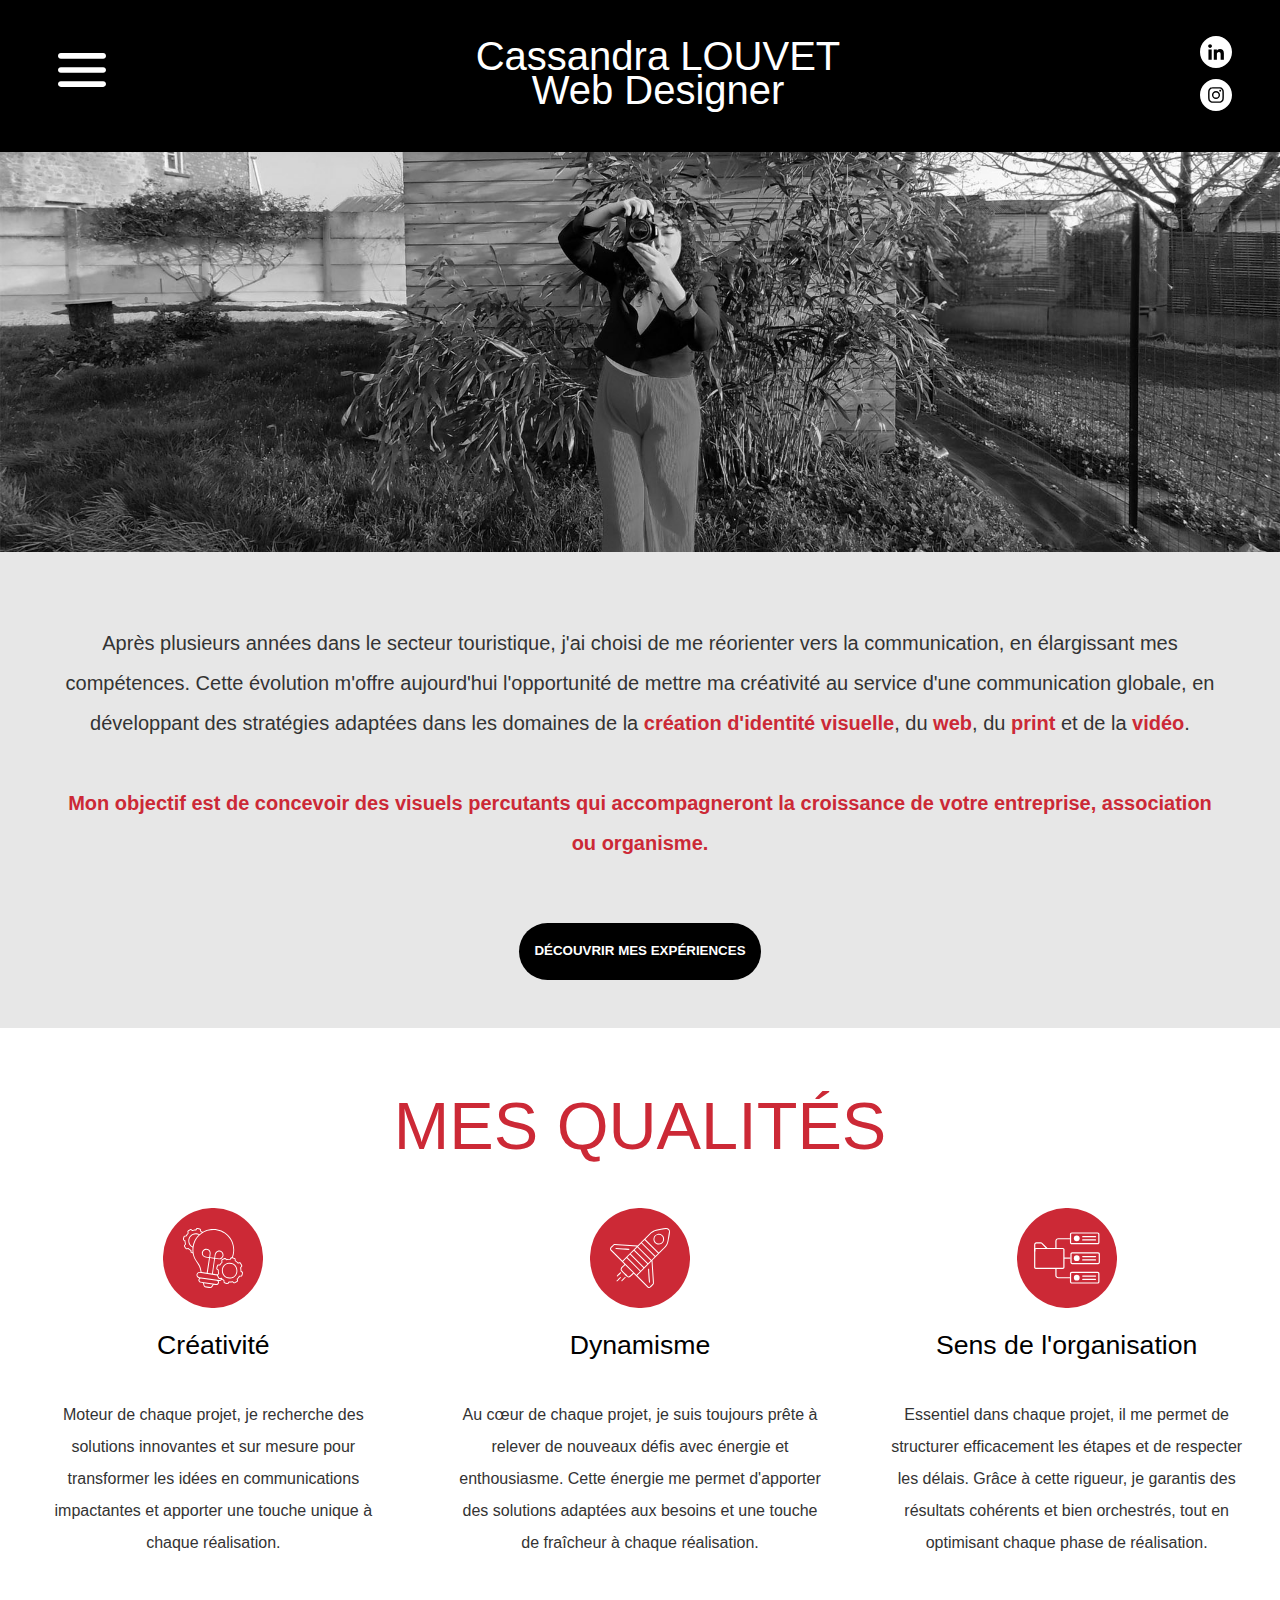
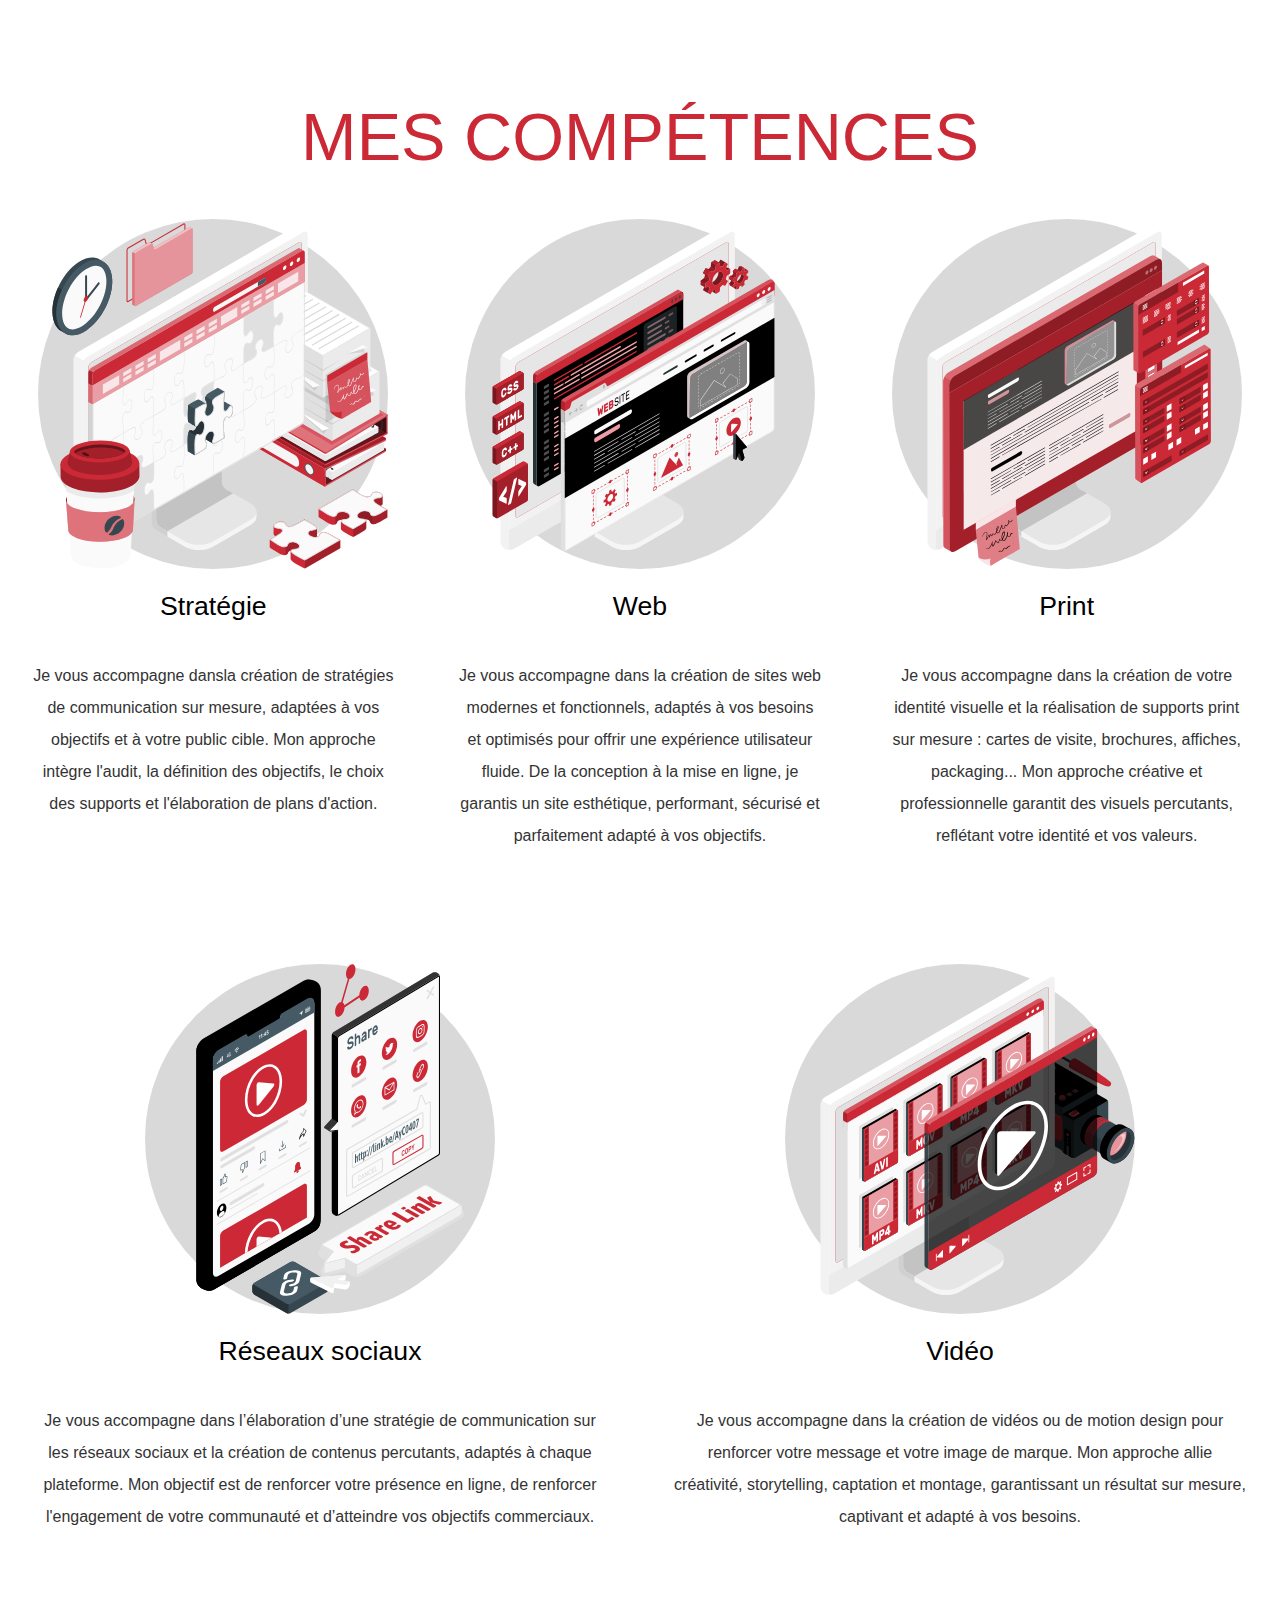
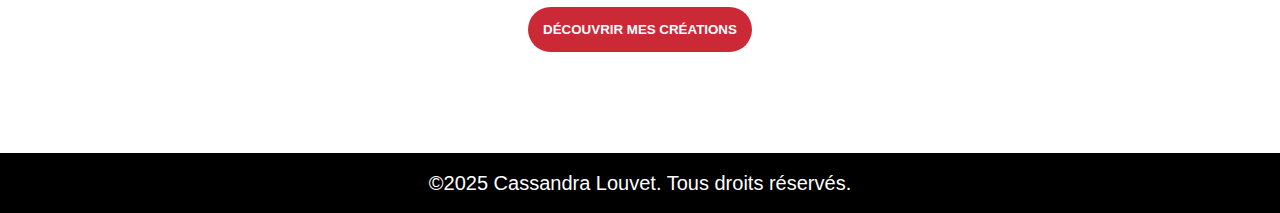
<file: index.html>
<!DOCTYPE html>
<html lang="fr">
  <head>
    <meta charset="UTF-8" />
    <meta name="viewport" content="width=device-width, initial-scale=1.0" />
    <link rel="stylesheet" href="styles.css" />
    <link rel="shortcut icon" href="/images/favicon.svg" type="image/x-icon">
    <title>Accueil | Portfolio de Cassandra Louvet</title>
  </head>

  <body>

    <!-- EN-TÊTE DE LA PAGE -->
    <header>

      <!-- MENU DE NAVIGATION -->
      <nav>
        <ul class="menu">
          <li>
            <a href="#"></a>
            <ul class="submenu">
              <li><a href="index.html" class="active">ACCUEIL</a></li>
              <li><a href="experiences.html">EXPÉRIENCES</a></li>
              <li><a href="realisations.html">RÉALISATIONS</a></li>
              <li><a href="contact.html">CONTACT</a></li>
            </ul>
          </li>
        </ul>
      </nav>

      <!-- LOGO -->
      <div class="logo">
        <a href="index.html">Cassandra LOUVET </a>
        <h2> Web Designer</h2>
      </div>

      <!-- LIENS VERS LES RÉSEAUX SOCIAUX -->
      <ul class="reseaux-sociaux">
        <li>
          <a href="https://www.linkedin.com/in/cassandra-l-5645a5133/"
            target="_blank"><img src="images/btn_rs_linkedin.svg" alt="Logo LinkedIn"
          /></a>
        </li>
        <li>
          <a href="https://www.instagram.com/cassandralouvet/"
          target="_blank"><img src="images/btn_rs_instagram.svg" alt="Logo Instagram"
          /></a>
        </li>
      </ul>

    </header>

    <!-- CONTENU PRINCIPAL -->
    <main>

      <!-- BLOC N°1 PRÉSENTATION -->
      <section class="presentation">
        <div id="photo-accueil">
          <img
            src="images/ph_cassandra01.JPG"
            alt="Photo de Cassandra, web designer"
            id="photo-accueil"
          />
        </div>
        <p>
          Après plusieurs années dans le secteur touristique, j'ai choisi de me
          réorienter vers la communication, en élargissant mes compétences.
          Cette évolution m'offre aujourd'hui l'opportunité de mettre ma
          créativité au service d'une communication globale, en développant des
          stratégies adaptées dans les domaines de la
          <b>création d'identité visuelle</b>, du <b>web</b>, du <b>print</b> et
          de la <b>vidéo</b>.

          <br /><br />
          <b>
            Mon objectif est de concevoir des visuels percutants qui
            accompagneront la croissance de votre entreprise, association ou
            organisme.</b
          >
        </p>

        <!-- BOUTON QUI ENVOIT VERS LA PAGE DES EXPÉRIENCES -->
        <a href="experiences.html" class="btn">
DÉCOUVRIR MES EXPÉRIENCES
        </a>
      </section>

      <!-- BLOC N°2 QUALITÉS PROFESSIONNELLES -->
      <section class="bloc2">
        <h2>MES QUALITÉS</h2>
        <div class="liste-qualites">
          <article class="qualites">
            <img
              src="images/pictos_competences_creativité.svg"
              alt="Pictogramme-creativite"
            />
            <h3>Créativité</h3>
            <p>
              Moteur de chaque projet, je recherche des solutions innovantes et
              sur mesure pour transformer les idées en communications
              impactantes et apporter une touche unique à chaque réalisation.
            </p>
          </article>

          <article class="qualites">
            <img
              src="images/pictos_competences_dynamisme.svg"
              alt="Pictogramme-dynamique"
            />
            <h3>Dynamisme</h3>
            <p>
              Au cœur de chaque projet, je suis toujours prête à relever de
              nouveaux défis avec énergie et enthousiasme. Cette énergie me
              permet d'apporter des solutions adaptées aux besoins et une touche
              de fraîcheur à chaque réalisation.
            </p>
          </article>

          <article class="qualites">
            <img
              src="images/pictos_competences_organisation.svg"
              alt="Pictogramme-organisation"
            />
            <h3>Sens de l'organisation</h3>
            <p>
              Essentiel dans chaque projet, il me permet de structurer
              efficacement les étapes et de respecter les délais. Grâce à cette
              rigueur, je garantis des résultats cohérents et bien orchestrés,
              tout en optimisant chaque phase de réalisation.
            </p>
          </article>
        </div>
      </section>

      <!-- BLOC N°3 COMPÉTENCES -->
      <section class="bloc3">
        <h2>MES COMPÉTENCES</h2>
        <section class="liste-competences">
          <article class="competences">
            <img
              src="images/img_strategie-2.svg"
              alt="Pictogramme-strategie-de-communication"
            />
            <h3>Stratégie</h3>
            <p>
              Je vous accompagne dansla création de stratégies de communication
              sur mesure, adaptées à vos objectifs et à votre public cible. Mon
              approche intègre l'audit, la définition des objectifs, le choix
              des supports et l'élaboration de plans d'action.
            </p>
          </article>
          <article class="competences">
            <img
              src="images/img_site-web.svg"
              alt="Pictogramme-creation-de-site-web"
            />
            <h3>Web</h3>
            <p>
              Je vous accompagne dans la création de sites web modernes et
              fonctionnels, adaptés à vos besoins et optimisés pour offrir une
              expérience utilisateur fluide. De la conception à la mise en
              ligne, je garantis un site esthétique, performant, sécurisé et
              parfaitement adapté à vos objectifs.
            </p>
          </article>
          <article class="competences">
            <img src="images/img_print.svg" alt="Pictogramme-print" />
            <h3>Print</h3>
            <p>
              Je vous accompagne dans la création de votre identité visuelle et
              la réalisation de supports print sur mesure : cartes de visite,
              brochures, affiches, packaging... Mon approche créative et
              professionnelle garantit des visuels percutants, reflétant votre
              identité et vos valeurs.
            </p>
          </article>
        </section>
        <section class="liste-competences">
          <article class="competences">
            <img
              src="images/img_reseaux-sociaux.svg"
              alt="Pictogramme-reseaux-sociaux"
            />
            <h3>Réseaux sociaux</h3>
            <p>
              Je vous accompagne dans l’élaboration d’une stratégie de
              communication sur les réseaux sociaux et la création de contenus
              percutants, adaptés à chaque plateforme. Mon objectif est de
              renforcer votre présence en ligne, de renforcer l'engagement de
              votre communauté et d’atteindre vos objectifs commerciaux.
            </p>
          </article>
          <article class="competences">
            <img src="images/img_video.svg" alt="Pictogramme-video" />
            <h3>Vidéo</h3>
            <p>
              Je vous accompagne dans la création de vidéos ou de motion design
              pour renforcer votre message et votre image de marque. Mon
              approche allie créativité, storytelling, captation et montage,
              garantissant un résultat sur mesure, captivant et adapté à vos
              besoins.
            </p>
          </article>
          </section>
          <a href="realisations.html"  class="btn">DÉCOUVRIR MES CRÉATIONS</a>
        </div>
      </section>
    </main>

    <!-- PIED DE PAGE -->
    <footer>
      <p>&copy;2025 Cassandra Louvet. Tous droits réservés.</p>
    </footer>
    
  </body>
</html>
</file>
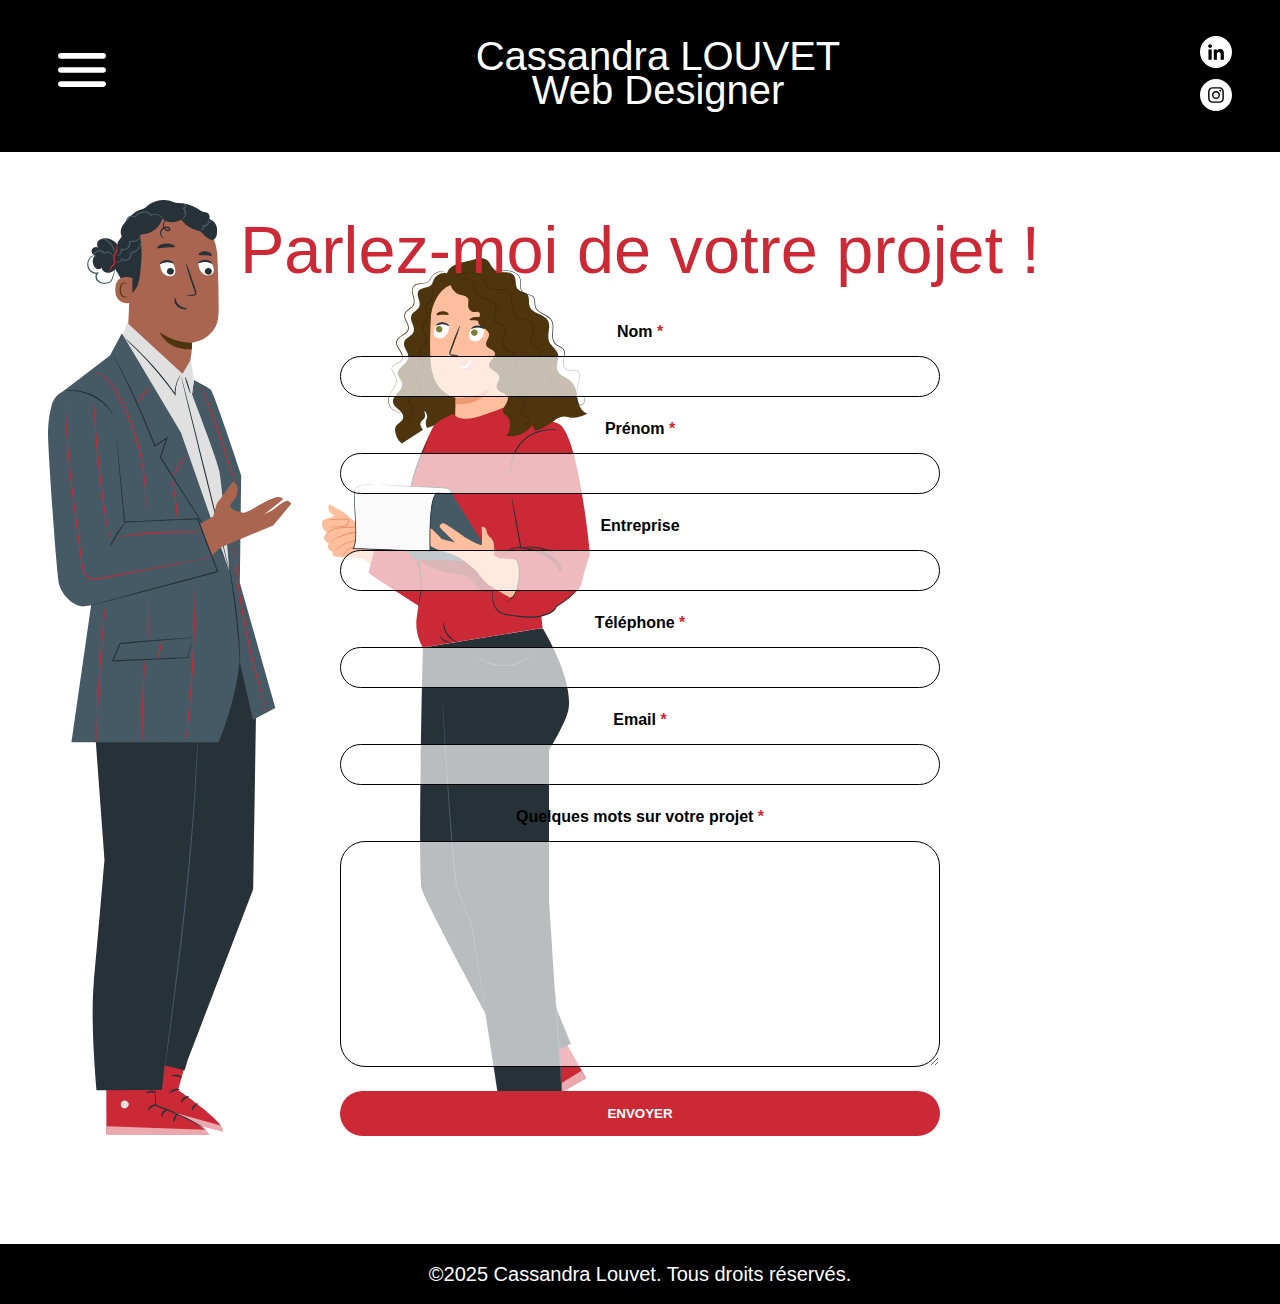
<file: contact.html>
<!DOCTYPE html>
<html lang="fr">
  <head>
    <meta charset="UTF-8" />
    <meta name="viewport" content="width=device-width, initial-scale=1.0" />
    <link rel="stylesheet" href="styles.css" />
    <link rel="shortcut icon" href="/images/favicon.svg" type="image/x-icon">
    <title>Contact | Portfolio de Cassandra Louvet</title>
  </head>

  <body>

    <!-- EN-TÊTE DE LA PAGE -->
    <header>

      <!-- MENU DE NAVIGATION -->
      <nav>
        <ul class="menu">
          <li>
            <a href="#"></a>
            <ul class="submenu">
              <li><a href="index.html">ACCUEIL</a></li>
              <li><a href="experiences.html">EXPÉRIENCES</a></li>
              <li><a href="realisations.html">RÉALISATIONS</a></li>
              <li><a href="contact.html" class="active">CONTACT</a></li>
            </ul>
          </li>
        </ul>
      </nav>

      <!-- LOGO -->
      <div class="logo">
        <a href="index.html">Cassandra LOUVET </a>
        <h2> Web Designer</h2>
      </div>

      <!-- LIENS VERS LES RÉSEAUX SOCIAUX -->
      <ul class="reseaux-sociaux">
        <li>
          <a href="https://www.linkedin.com/in/cassandra-l-5645a5133/"
            target="_blank"><img src="images/btn_rs_linkedin.svg" alt="Logo LinkedIn"
          /></a>
        </li>
        <li>
          <a href="https://www.instagram.com/cassandralouvet/"
          target="_blank"><img src="images/btn_rs_instagram.svg" alt="Logo Instagram"
          /></a>
        </li>
      </ul>

    </header>

    <!-- CONTENU PRINCIPAL DE LA PAGE -->
  <main id="main-contact">

    <section class="contact-form">
      <h2>Parlez-moi de votre projet !</h2>

    <!-- FORMULAIRE DE CONTACT -->
      <form action="#" method="post">

        <label for="name">Nom <span class="required">*</span></label>
        <input type="text" id="name" name="name" required>

        <label for="name">Prénom <span class="required">*</span></label>
        <input type="text" id="firstname" name="firstname" required>

        <label for="name">Entreprise</label>
        <input type="text" id="business" name="business">
        
        <label for="phone">Téléphone <span class="required">*</span></label>
        <input type="tel" id="phone" name="phone" required>

        <label for="email">Email <span class="required">*</span></label>
        <input type="email" id="email" name="email" required>
        
        <label for="message">Quelques mots sur votre projet <span class="required">*</span></label>
        <textarea id="message" name="message" required></textarea>
        
        <button type="submit" class="btn">ENVOYER</button>
      </form>
    </section>
  </main>

    <!-- PIED DE PAGE -->
    <footer>
      <p>&copy;2025 Cassandra Louvet. Tous droits réservés.</p>
    </footer>
  </body>
</html>
</file>
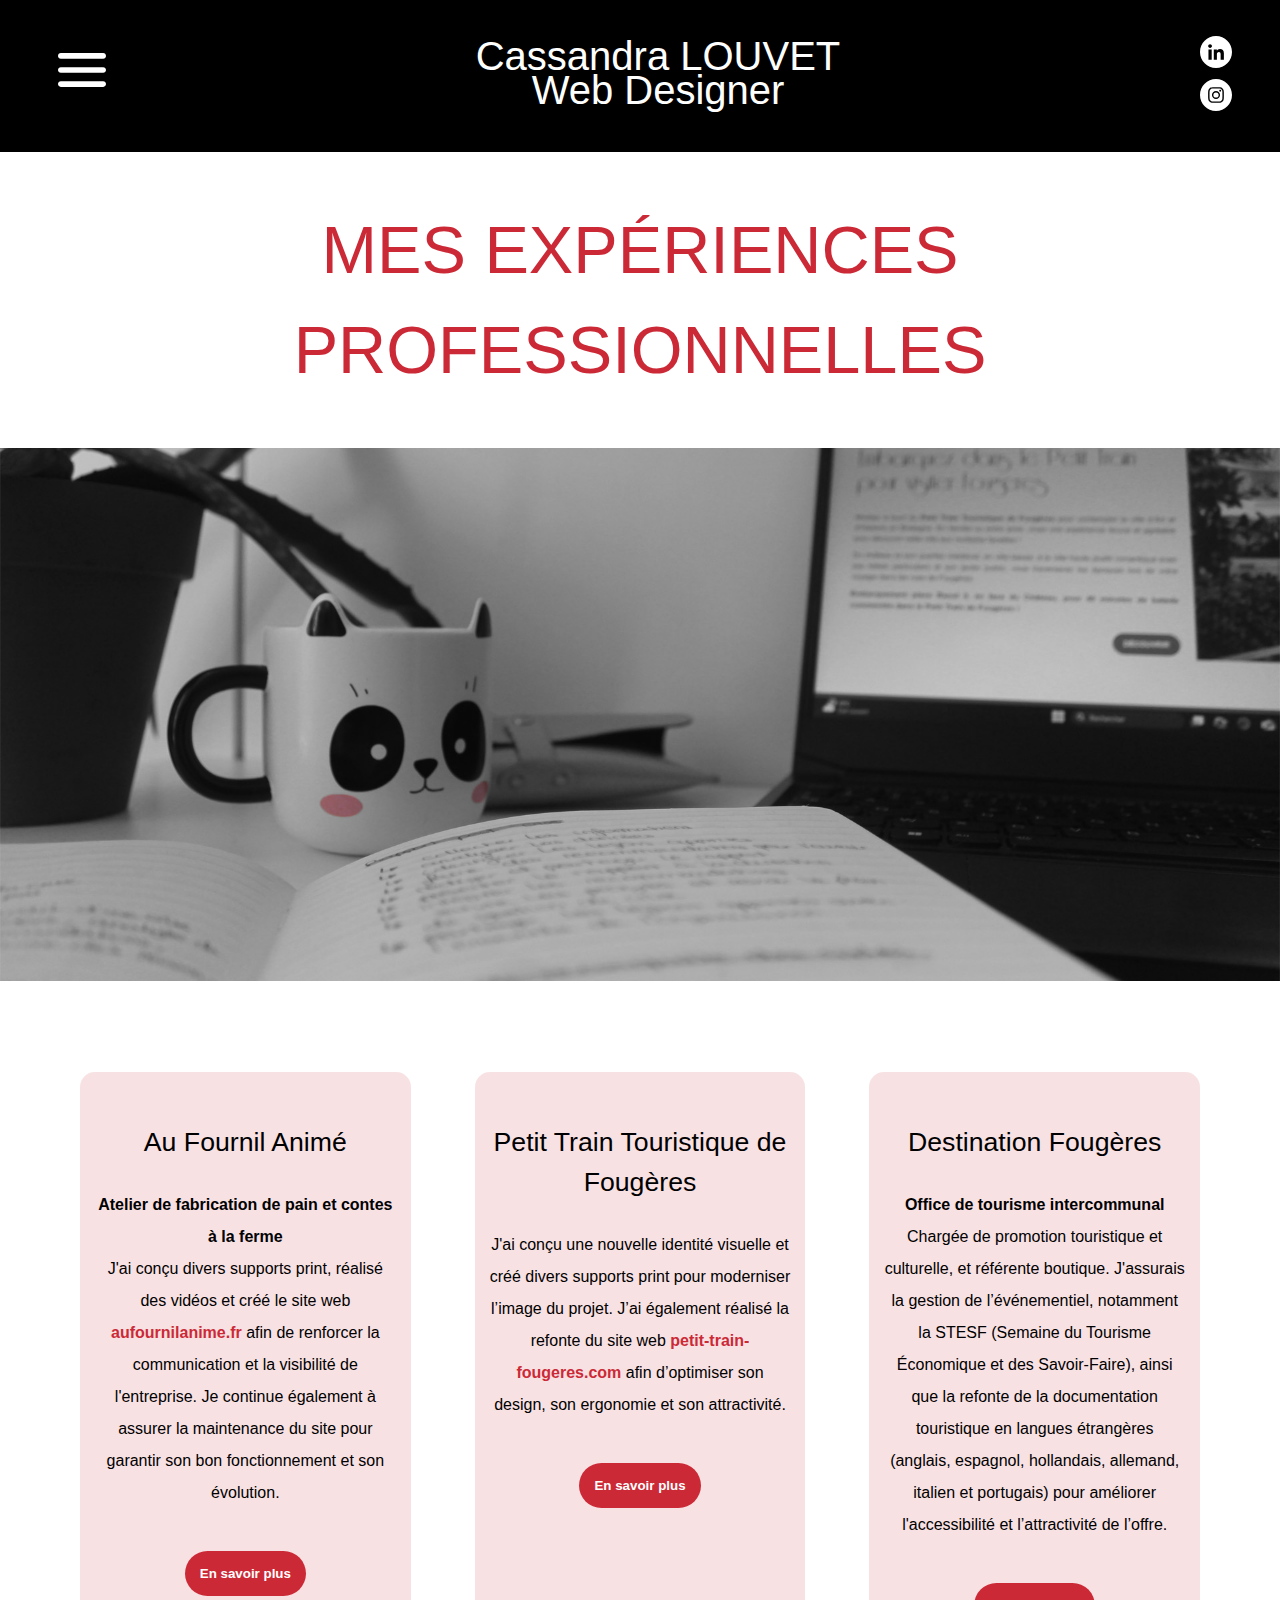
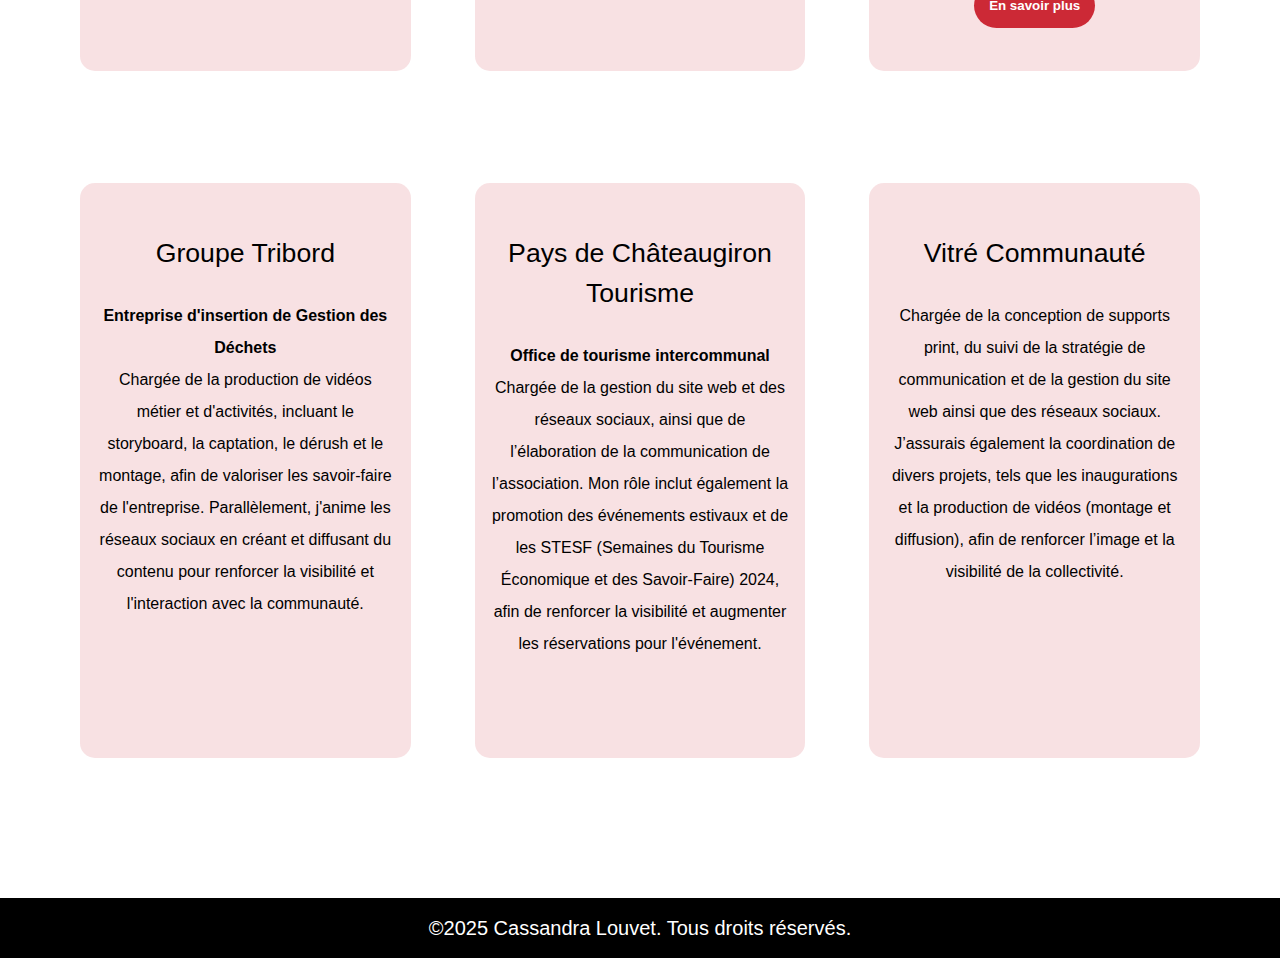
<file: experiences.html>
<!DOCTYPE html>
<html lang="fr">
  <head>
    <meta charset="UTF-8" />
    <meta name="viewport" content="width=device-width, initial-scale=1.0" />
    <link rel="stylesheet" href="styles.css" />
    <link rel="shortcut icon" href="/images/favicon.svg" type="image/x-icon">
    <title>Expériences | Portfolio de Cassandra Louvet</title>
  </head>

  <body>
    <!-- EN-TÊTE DE LA PAGE -->
    <header>

      <!-- MENU DE NAVIGATION -->
      <nav>
        <ul class="menu">
          <li>
            <a href="#"></a>
            <ul class="submenu">
              <li><a href="index.html">ACCUEIL</a></li>
              <li><a href="experiences.html" class="active">EXPÉRIENCES</a></li>
              <li><a href="realisations.html">RÉALISATIONS</a></li>
              <li><a href="contact.html">CONTACT</a></li>
            </ul>
          </li>
        </ul>
      </nav>

      <!-- LOGO -->
      <div class="logo">
        <a href="index.html">Cassandra LOUVET </a>
        <h2> Web Designer</h2>
      </div>

      <!-- LIENS VERS LES RÉSEAUX SOCIAUX -->
      <ul class="reseaux-sociaux">
        <li>
          <a href="https://www.linkedin.com/in/cassandra-l-5645a5133/"
            target="_blank"><img src="images/btn_rs_linkedin.svg" alt="Logo LinkedIn"
          /></a>
        </li>
        <li>
          <a href="https://www.instagram.com/cassandralouvet/"
          target="_blank"><img src="images/btn_rs_instagram.svg" alt="Logo Instagram"
          /></a>
        </li>
      </ul>

    </header>

    <!-- CONTENU PRINCIPAL DE LA PAGE -->
    <main>
      <section class="experiences">
        <h2>MES EXPÉRIENCES PROFESSIONNELLES</h2>
        <img src="/images/ph_experiences.jpg" alt="Photo illustrant les expériences">

        <!-- PREMIÈRE DIV POUR AVOIR TROIS EXPÉRIENCES EN COLONNE -->
        <div class="liste-job">
          <!-- PROJET AU FOURNIL ANIMÉ -->
          <article class="job">
            <h3>Au Fournil Animé</h3>
            <p>
              <b>Atelier de fabrication de pain et contes à la ferme</b>
              <br />
              J'ai conçu divers supports print, réalisé des vidéos et créé le
              site web
              <a href="https://aufournilanime.fr/" target="_blank"
                >aufournilanime.fr</a
              >
              afin de renforcer la communication et la visibilité de
              l'entreprise. Je continue également à assurer la maintenance du
              site pour garantir son bon fonctionnement et son évolution.
            </p>
            <a href="realisations/au-fournil-anime.html" class="btn"
              >En savoir plus</a
            >
          </article>

          <!-- PROJET PETIT TRAIN TOURISTIQUE DE FOUGÈRES -->
          <article class="job">
            <h3>Petit Train Touristique de Fougères</h3>
            <p>
              J'ai conçu une nouvelle identité visuelle et créé divers supports
              print pour moderniser l’image du projet. J’ai également réalisé la
              refonte du site web
              <a href="https://petit-train-fougeres.com/" target="_blank"
                >petit-train-fougeres.com</a
              >
              afin d’optimiser son design, son ergonomie et son attractivité.
            </p>
            <a
              href="realisations/petit-train-touristique-fougeres.html"
              class="btn"
              >En savoir plus</a
            >
          </article>

          <!-- EXPÉRIENCE À DESTINATION FOUGÈRES -->
          <article class="job">
            <h3>Destination Fougères</h3>
            <p>
              <b>Office de tourisme intercommunal</b><br />
              Chargée de promotion touristique et culturelle, et référente
              boutique. J'assurais la gestion de l’événementiel, notamment la
              STESF (Semaine du Tourisme Économique et des Savoir-Faire), ainsi
              que la refonte de la documentation touristique en langues
              étrangères (anglais, espagnol, hollandais, allemand, italien et
              portugais) pour améliorer l'accessibilité et l’attractivité de
              l’offre.
            </p>
            <a href="realisations/destination-fougeres.html" class="btn"
              >En savoir plus</a
            >
          </article>
        </div>

        <!-- DEUXIÈME DIV POUR AVOIR TROIS EXPÉRIENCES EN COLONNE -->
        <div class="liste-job">
          <!-- EXPÉRIENCE À TRIBORD -->
          <article class="job">
            <h3>Groupe Tribord</h3>
            <p>
              <b>Entreprise d'insertion de Gestion des Déchets</b><br>
              Chargée de la production de vidéos métier et d'activités, incluant
              le storyboard, la captation, le dérush et le montage, afin de
              valoriser les savoir-faire de l'entreprise. Parallèlement, j'anime
              les réseaux sociaux en créant et diffusant du contenu pour
              renforcer la visibilité et l'interaction avec la communauté.
            </p>
          </article>

          <!-- EXPÉRIENCE AU PAYS DE CHÂTEAUGIRON TOURISME -->
          <article class="job">
            <h3>Pays de Châteaugiron Tourisme</h3>
            <p>
              <b>Office de tourisme intercommunal</b>
              <br />
              Chargée de la gestion du site web et des réseaux sociaux, ainsi
              que de l’élaboration de la communication de l’association. Mon
              rôle inclut également la promotion des événements estivaux et de
              les STESF (Semaines du Tourisme Économique et des Savoir-Faire)
              2024, afin de renforcer la visibilité et augmenter les
              réservations pour l'événement.
            </p>
          </article>

          <!-- EXPÉRIENCE À VITRÉ COMMUNAUTÉ -->
          <article class="job">
            <h3>Vitré Communauté</h3>
            <p>
              Chargée de la conception de supports print, du suivi de la
              stratégie de communication et de la gestion du site web ainsi que
              des réseaux sociaux. J’assurais également la coordination de
              divers projets, tels que les inaugurations et la production de
              vidéos (montage et diffusion), afin de renforcer l’image et la
              visibilité de la collectivité.
            </p>
          </article>
        </div>
      </section>
    </main>

    <!-- PIED DE PAGE -->
    <footer>
      <p>&copy;2025 Cassandra Louvet. Tous droits réservés.</p>
    </footer>
  </body>
</html>
</file>
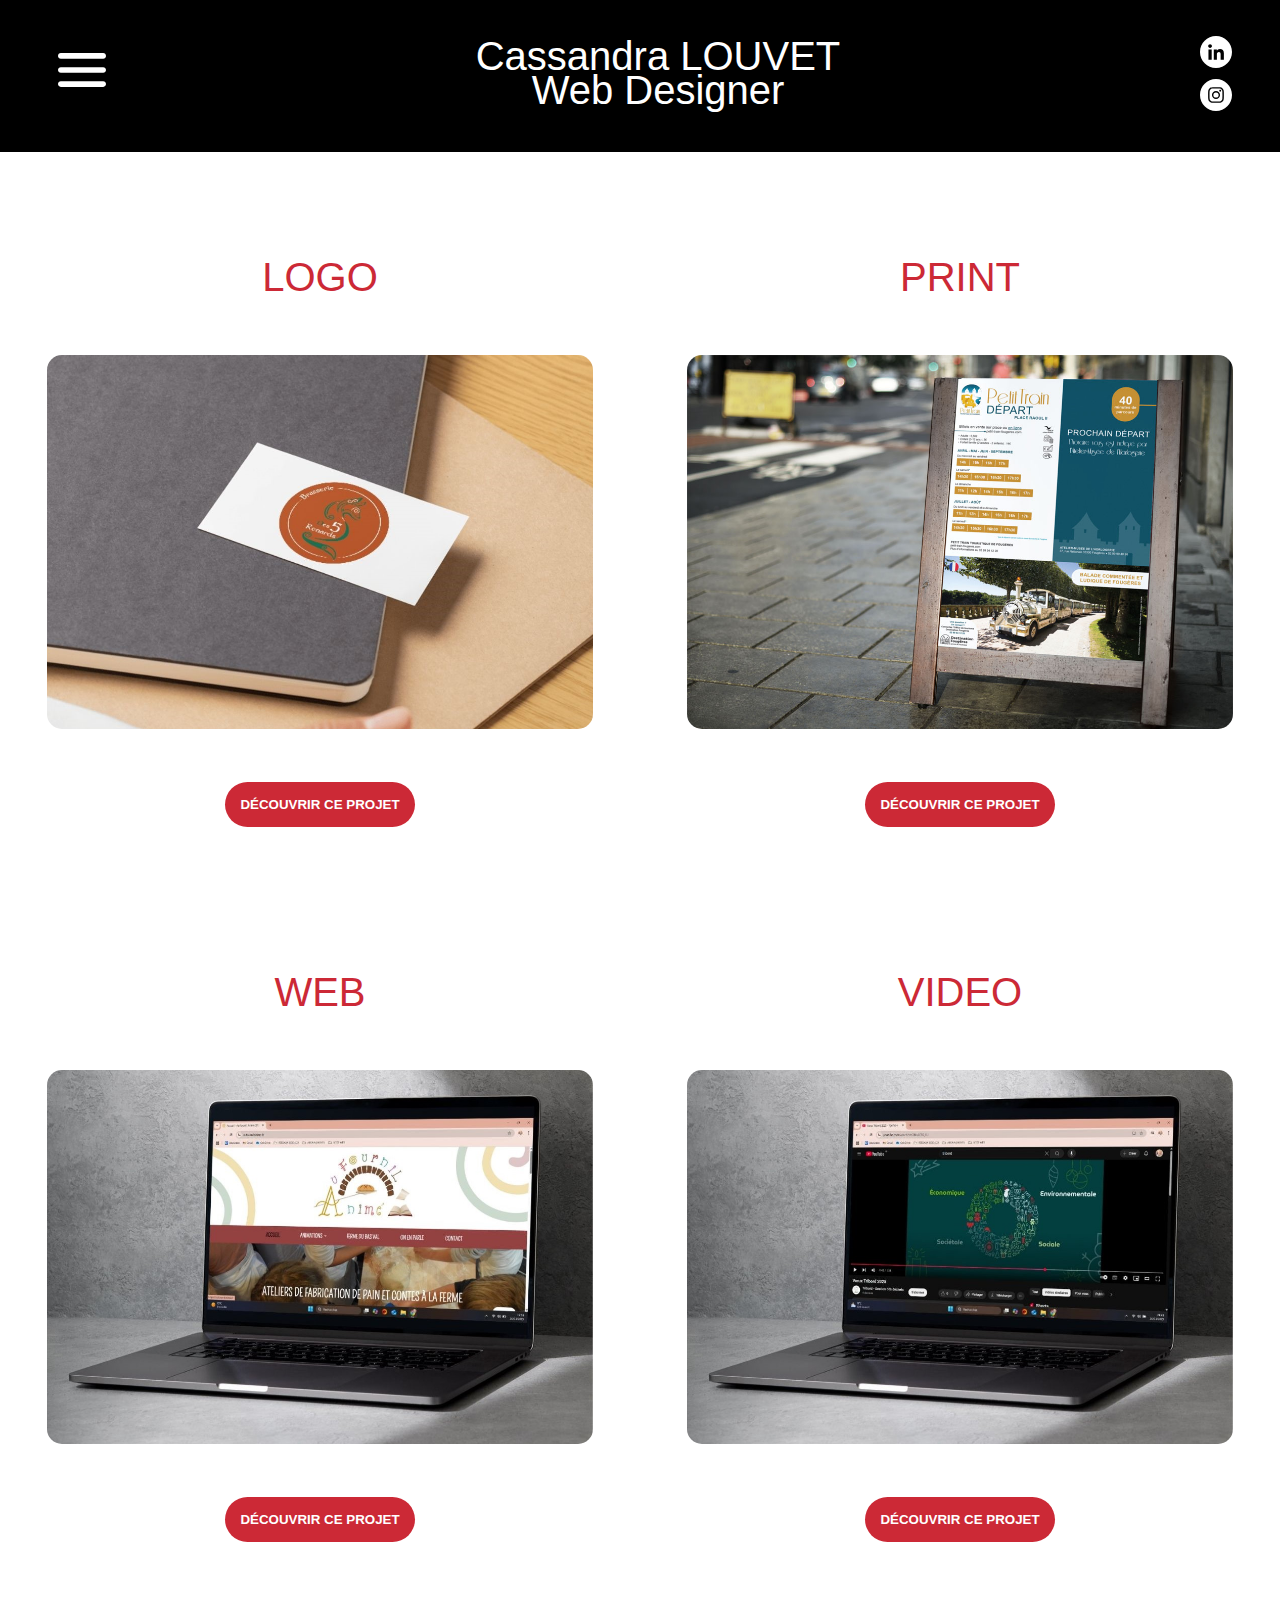
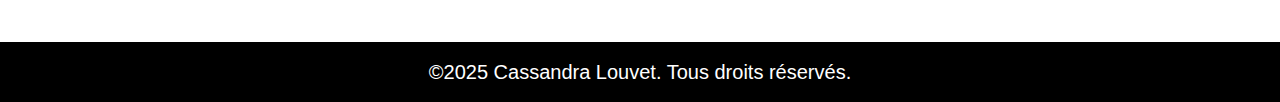
<file: realisations.html>
<!DOCTYPE html>
<html lang="fr">
  <head>
    <meta charset="UTF-8" />
    <meta name="viewport" content="width=device-width, initial-scale=1.0" />
    <link rel="stylesheet" href="styles.css" />
    <link rel="shortcut icon" href="/images/favicon.svg" type="image/x-icon">
    <title>Réalisations | Portfolio de Cassandra Louvet</title>
  </head>
  <body>
    <!-- EN-TÊTE DE LA PAGE -->
    <header>

      <!-- MENU DE NAVIGATION -->
      <nav>
        <ul class="menu">
          <li>
            <a href="#"></a>
            <ul class="submenu">
              <li><a href="index.html">ACCUEIL</a></li>
              <li><a href="experiences.html">EXPÉRIENCES</a></li>
              <li><a href="realisations.html" class="active">RÉALISATIONS</a></li>
              <li><a href="contact.html">CONTACT</a></li>
            </ul>
          </li>
        </ul>
      </nav>

      <!-- LOGO -->
      <div class="logo">
        <a href="index.html">Cassandra LOUVET </a>
        <h2> Web Designer</h2>
      </div>

      <!-- LIENS VERS LES RÉSEAUX SOCIAUX -->
      <ul class="reseaux-sociaux">
        <li>
          <a href="https://www.linkedin.com/in/cassandra-l-5645a5133/"
            target="_blank"><img src="images/btn_rs_linkedin.svg" alt="Logo LinkedIn"
          /></a>
        </li>
        <li>
          <a href="https://www.instagram.com/cassandralouvet/"
          target="_blank"><img src="images/btn_rs_instagram.svg" alt="Logo Instagram"
          /></a>
        </li>
      </ul>

    </header>

    <!-- CONTENU PRINCIPAL DE LA PAGE -->
    <main class="experiences">
      <section class="liste-categories">
        <article class="categories">
          <h2>LOGO</h2>
          <img src="/images/logo_b5r-2.jpg
          " alt="Proposition de logo pour la Brasserie des 5 Renards" class="projet" />
          <a href="realisations/brasserie-des-5-renards.html" class="btn"
            >DÉCOUVRIR CE PROJET</a
          >
        </article>

        <article class="categories">
          <h2>PRINT</h2>
          <img src="/images/panneau_petit-train-fougeres-2.jpg" alt="Image du panneau du Petit Train Touristique de Fougères pour annoncer les horaires" />
          <a
            href="realisations/petit-train-touristique-fougeres.html"
            class="btn"
            >DÉCOUVRIR CE PROJET</a
          >
        </article>
      </section>

      <section class="liste-categories">
        <article class="categories">
          <h2>WEB</h2>
          <img src="images/ph_afa-1.jpg" alt="Image du site web Au Fournil Animé" />
          <a href="realisations/au-fournil-anime.html" class="btn"
            >DÉCOUVRIR CE PROJET</a
          >
        </article>

        <article class="categories">
          <h2>VIDEO</h2>
          <img src="/images/vid_tribord.jpg" alt="Vidéo des voeux 2025 de Tribord" />
          <a href="https://www.youtube.com/watch?v=QNvAC90_8LI" class="btn"
          target="_blank">DÉCOUVRIR CE PROJET</a
          >
        </article>
      </section>
    </main>

    <!-- PIED DE PAGE -->
    <footer>
      <p>&copy;2025 Cassandra Louvet. Tous droits réservés.</p>
    </footer>
  </body>
</html>
</file>
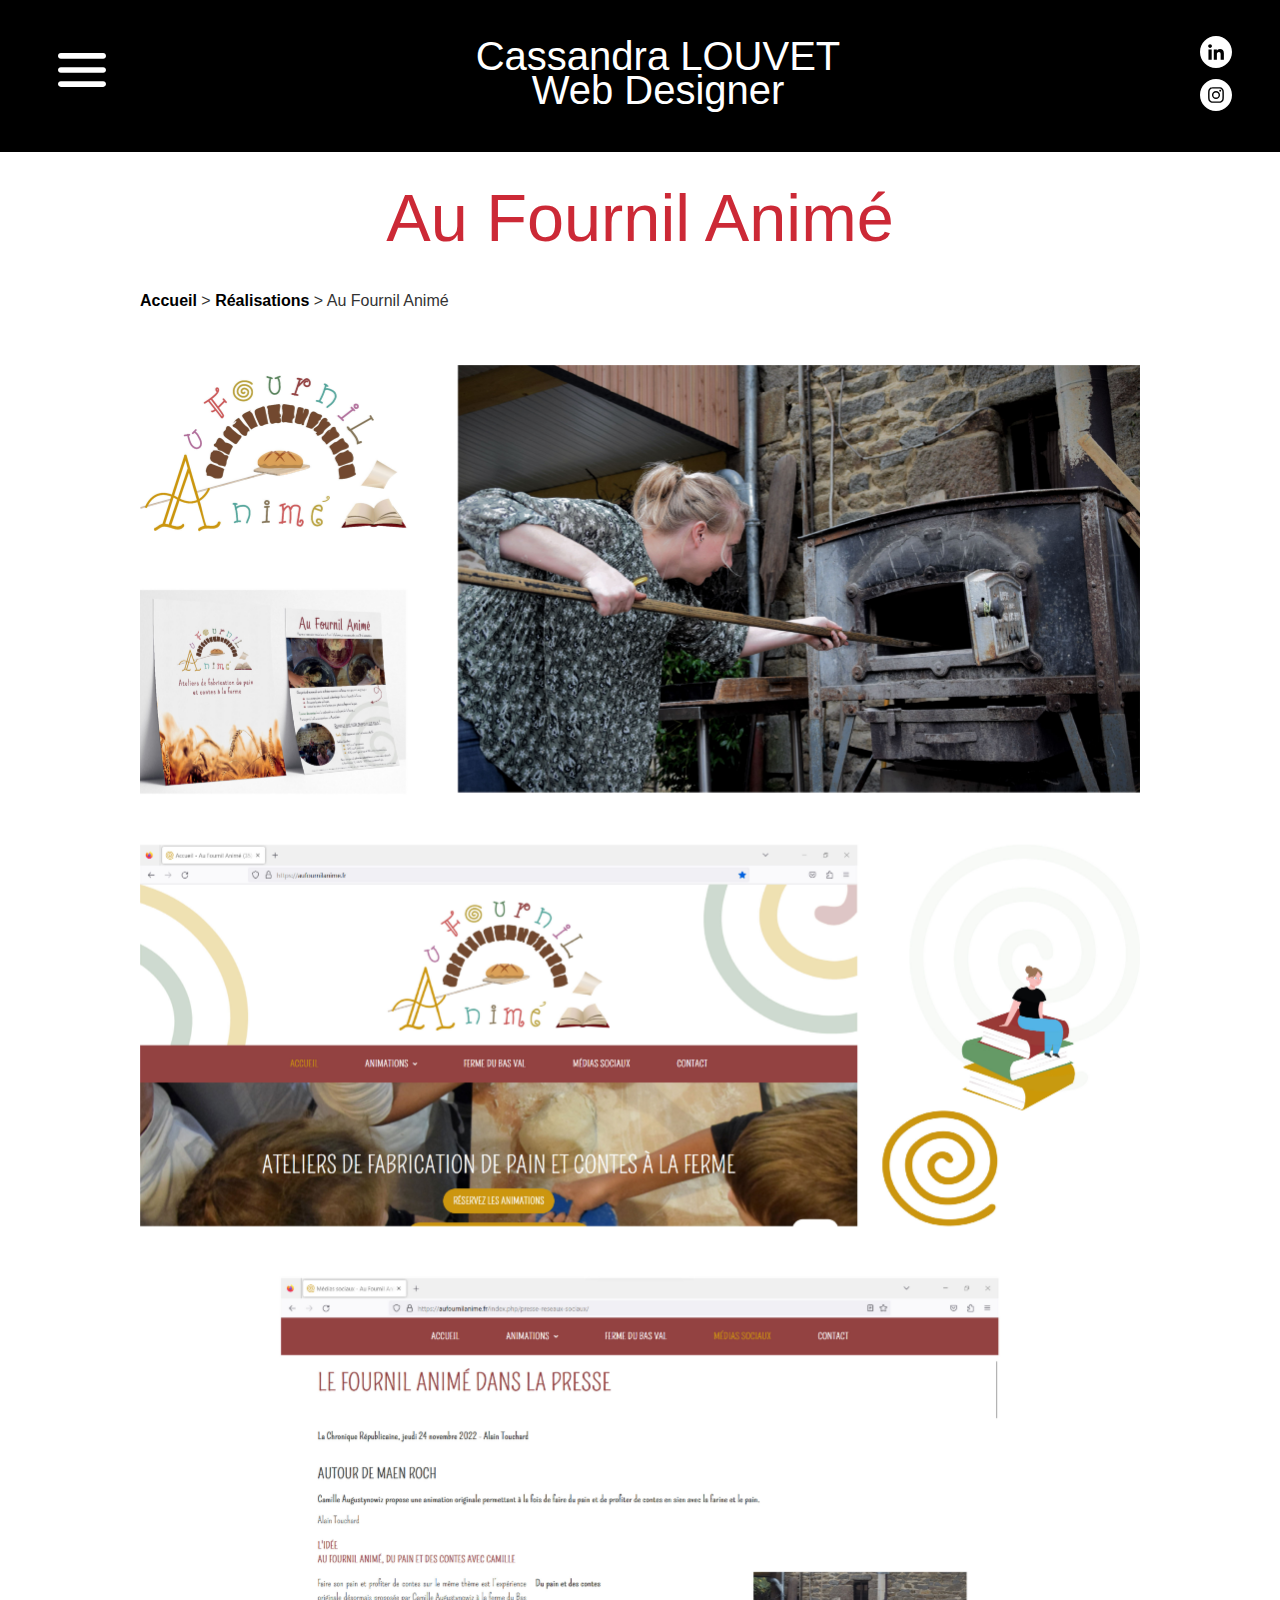
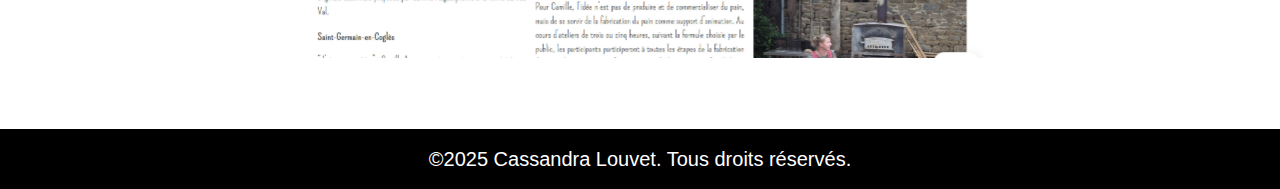
<file: realisations/au-fournil-anime.html>
<!DOCTYPE html>
<html lang="fr">
  <head>
    <meta charset="UTF-8" />
    <meta name="viewport" content="width=device-width, initial-scale=1.0" />
    <link rel="stylesheet" href="/styles.css" />
    <link rel="shortcut icon" href="/images/favicon.svg" type="image/x-icon">
    <title>Au Fournil Animé | Portfolio de Cassandra Louvet</title>
  </head>

  <body>
    <!-- EN-TÊTE DE LA PAGE -->
    <header>

      <!-- MENU DE NAVIGATION -->
      <nav>
        <ul class="menu">
          <li>
            <a href="#"></a>
            <ul class="submenu">
              <li><a href="/index.html">ACCUEIL</a></li>
              <li><a href="/experiences.html">EXPÉRIENCES</a></li>
              <li><a href="/realisations.html">RÉALISATIONS</a></li>
              <li><a href="/contact.html">CONTACT</a></li>
            </ul>
          </li>
        </ul>
      </nav>

      <!-- LOGO -->
      <div class="logo">
        <a href="/index.html">Cassandra LOUVET </a>
        <h2> Web Designer</h2>
      </div>

      <!-- LIENS VERS LES RÉSEAUX SOCIAUX -->
      <ul class="reseaux-sociaux">
        <li>
          <a href="https://www.linkedin.com/in/cassandra-l-5645a5133/"
            target="_blank"><img src="/images/btn_rs_linkedin.svg" alt="Logo LinkedIn"
          /></a>
        </li>
        <li>
          <a href="https://www.instagram.com/cassandralouvet/"
          target="_blank"><img src="/images/btn_rs_instagram.svg" alt="Logo Instagram"
          /></a>
        </li>
      </ul>

    </header>

    <!-- CONTENU PRINCIPAL DE LA PAGE -->

    <main class="projet">
      <h1>Au Fournil Animé</h1>
<p> <a href="/index.html">Accueil</a> >  <a href="/realisations.html">Réalisations</a> > Au Fournil Animé</p>
      <img src="/images/aufournilanime.jpg" alt="Projet Au Fournil Animé" class="img-realisations">
    </main>

    <!-- PIED DE PAGE -->
    <footer>
      <p>&copy;2025 Cassandra Louvet. Tous droits réservés.</p>
    </footer>
  </body>
</html>
</file>
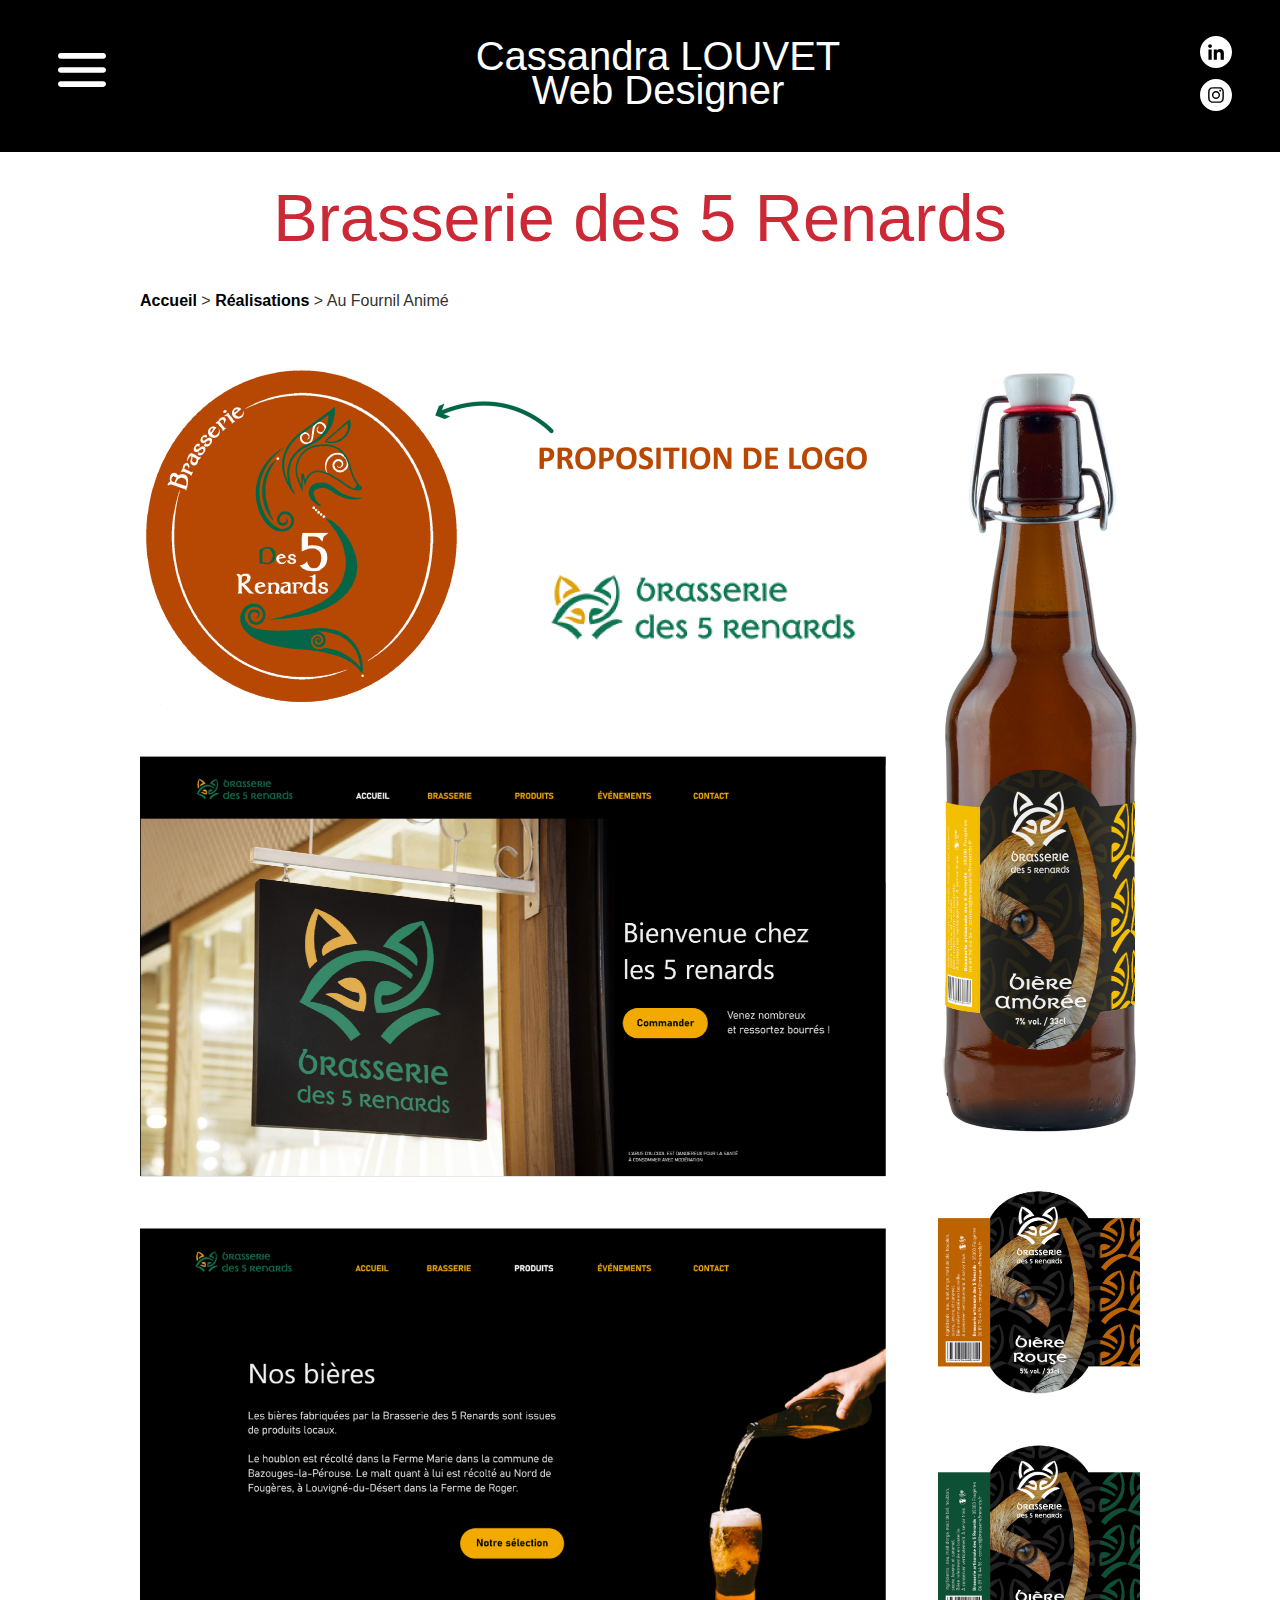
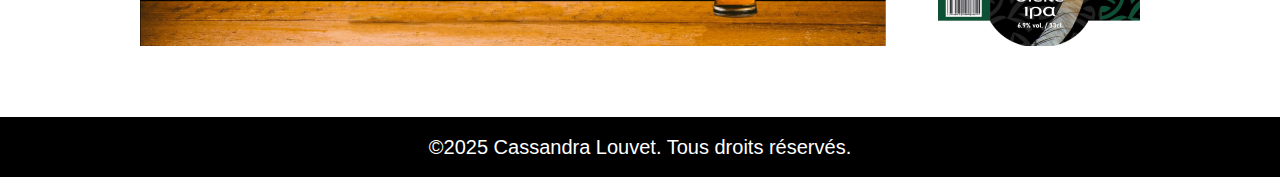
<file: realisations/brasserie-des-5-renards.html>
<!DOCTYPE html>
<html lang="fr">
  <head>
    <meta charset="UTF-8" />
    <meta name="viewport" content="width=device-width, initial-scale=1.0" />
    <link rel="stylesheet" href="/styles.css" />
    <link rel="shortcut icon" href="/images/favicon.svg" type="image/x-icon">
    <title>Brasserie des 5 Renard | Portfolio de Cassandra Louvet</title>
  </head>

  <body>
    <!-- EN-TÊTE DE LA PAGE -->
    <header>

      <!-- MENU DE NAVIGATION -->
      <nav>
        <ul class="menu">
          <li>
            <a href="#"></a>
            <ul class="submenu">
              <li><a href="/index.html">ACCUEIL</a></li>
              <li><a href="/experiences.html">EXPÉRIENCES</a></li>
              <li><a href="/realisations.html">RÉALISATIONS</a></li>
              <li><a href="/contact.html">CONTACT</a></li>
            </ul>
          </li>
        </ul>
      </nav>

      <!-- LOGO -->
      <div class="logo">
        <a href="/index.html">Cassandra LOUVET </a>
        <h2> Web Designer</h2>
      </div>

      <!-- LIENS VERS LES RÉSEAUX SOCIAUX -->
      <ul class="reseaux-sociaux">
        <li>
          <a href="https://www.linkedin.com/in/cassandra-l-5645a5133/"
            target="_blank"><img src="/images/btn_rs_linkedin.svg" alt="Logo LinkedIn"
          /></a>
        </li>
        <li>
          <a href="https://www.instagram.com/cassandralouvet/"
          target="_blank"><img src="/images/btn_rs_instagram.svg" alt="Logo Instagram"
          /></a>
        </li>
      </ul>

    </header>


    <!-- CONTENU PRINCIPAL DE LA PAGE -->

    <main class="projet">
      <h1>Brasserie des 5 Renards</h1>
      <p> <a href="/index.html">Accueil</a> >  <a href="/realisations.html">Réalisations</a> > Au Fournil Animé</p>
      <img src="/images/brasseriedes5renards.jpg" alt="Projet Brasserie des 5 Renards" class="img-realisations">
    </main>

    <!-- PIED DE PAGE -->
    <footer>
      <p>&copy;2025 Cassandra Louvet. Tous droits réservés.</p>
    </footer>
  </body>
</html>
</file>
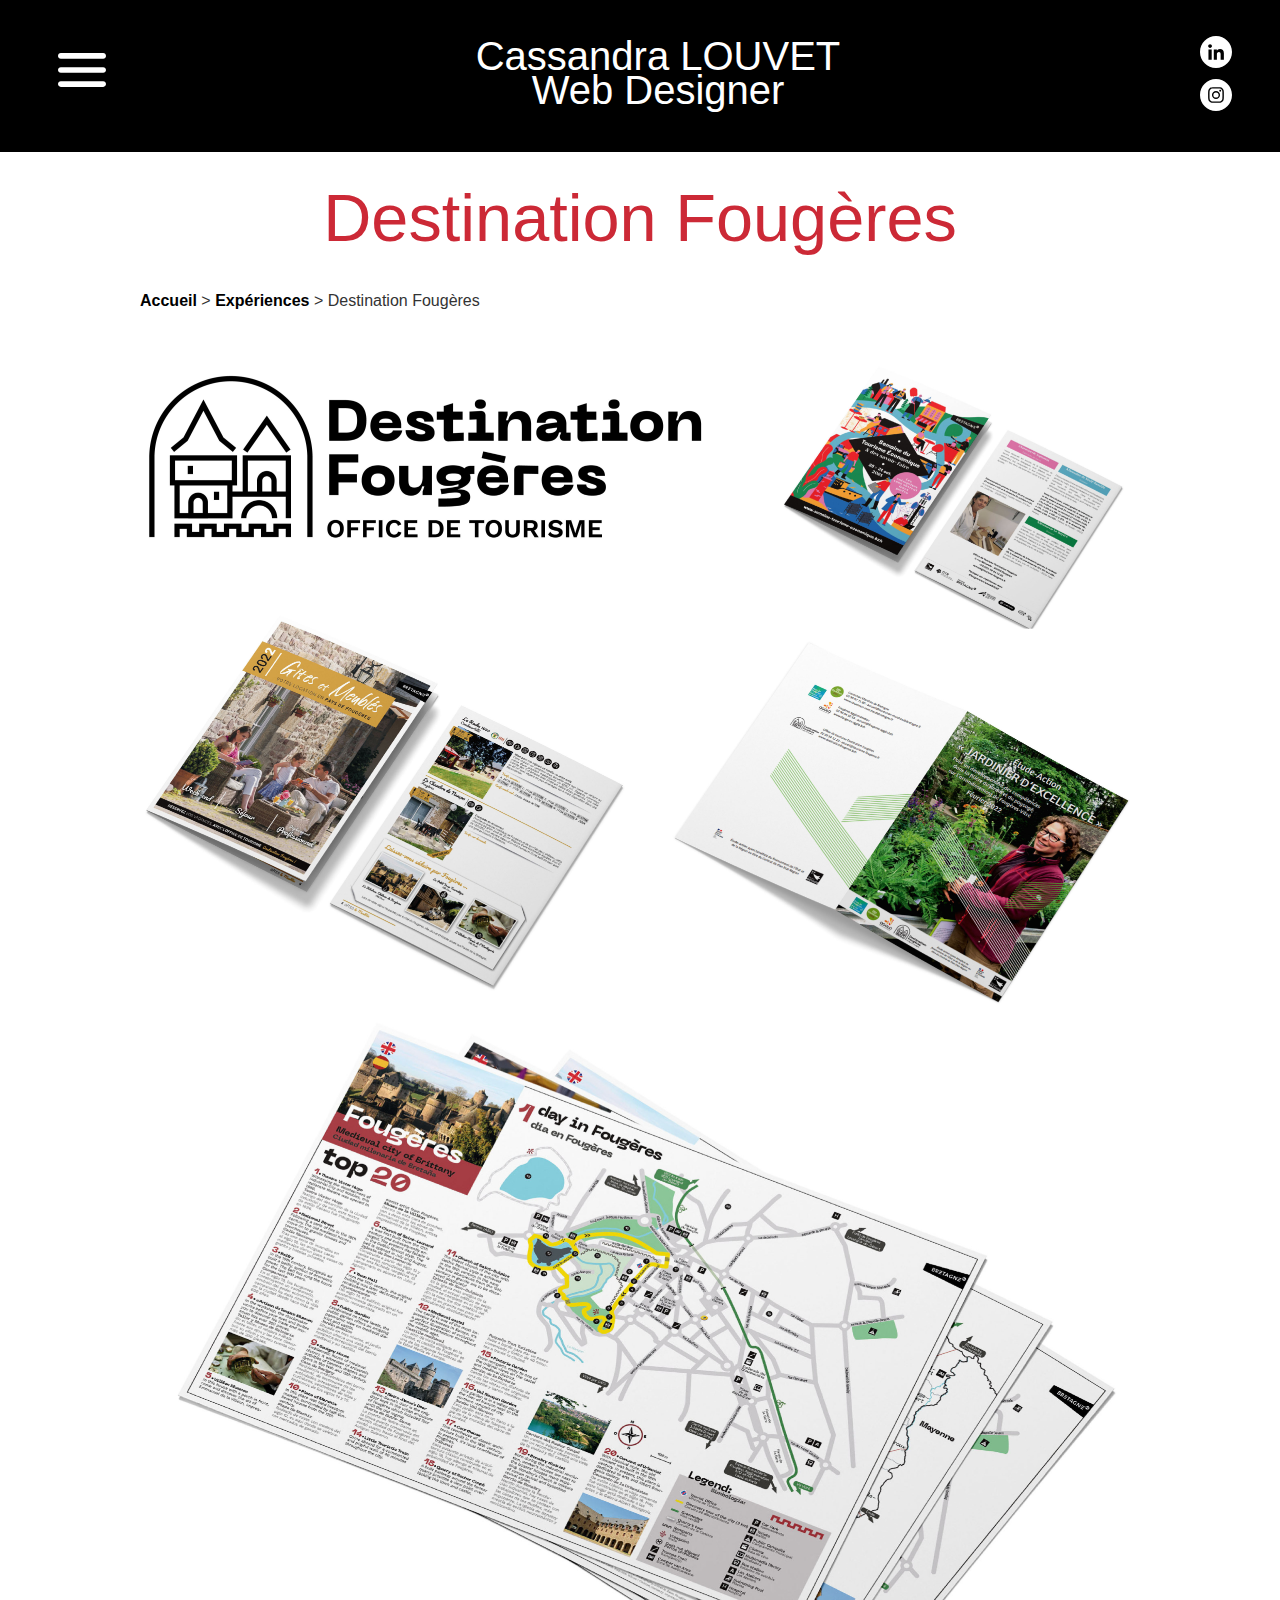
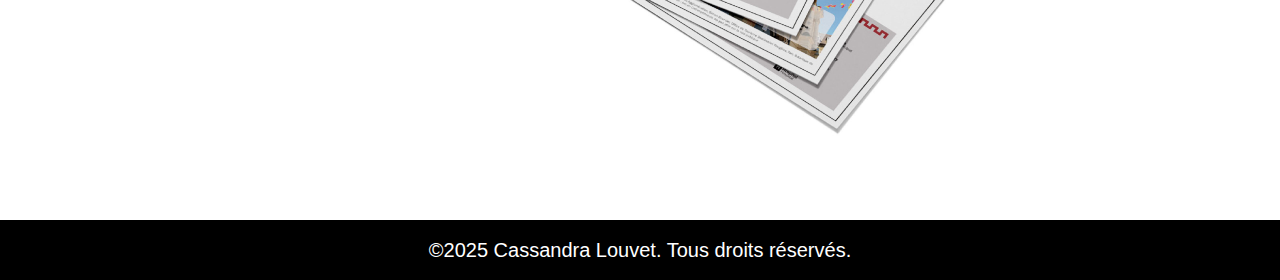
<file: realisations/destination-fougeres.html>
<!DOCTYPE html>
<html lang="fr">
  <head>
    <meta charset="UTF-8" />
    <meta name="viewport" content="width=device-width, initial-scale=1.0" />
    <link rel="stylesheet" href="/styles.css" />
    <link rel="shortcut icon" href="/images/favicon.svg" type="image/x-icon">
    <title>Destination Fougères | Portfolio de Cassandra Louvet</title>
  </head>

  <body>
    <!-- EN-TÊTE DE LA PAGE -->
    <header>

      <!-- MENU DE NAVIGATION -->
      <nav>
        <ul class="menu">
          <li>
            <a href="#"></a>
            <ul class="submenu">
              <li><a href="/index.html">ACCUEIL</a></li>
              <li><a href="/experiences.html">EXPÉRIENCES</a></li>
              <li><a href="/realisations.html">RÉALISATIONS</a></li>
              <li><a href="/contact.html">CONTACT</a></li>
            </ul>
          </li>
        </ul>
      </nav>

      <!-- LOGO -->
      <div class="logo">
        <a href="/index.html">Cassandra LOUVET </a>
        <h2> Web Designer</h2>
      </div>

      <!-- LIENS VERS LES RÉSEAUX SOCIAUX -->
      <ul class="reseaux-sociaux">
        <li>
          <a href="https://www.linkedin.com/in/cassandra-l-5645a5133/"
            target="_blank"><img src="/images/btn_rs_linkedin.svg" alt="Logo LinkedIn"
          /></a>
        </li>
        <li>
          <a href="https://www.instagram.com/cassandralouvet/"
          target="_blank"><img src="/images/btn_rs_instagram.svg" alt="Logo Instagram"
          /></a>
        </li>
      </ul>

    </header>

    <!-- CONTENU PRINCIPAL DE LA PAGE -->

    <main class="projet">
      <h1>Destination Fougères</h1>
      <p> <a href="/index.html">Accueil</a> >  <a href="/experiences.html">Expériences</a> > Destination Fougères</p>
      <img
        src="/images/destinationfougeres.jpg"
        alt="Projet Destination Fougères"
        class="img-realisations"
      />
    </main>

    <!-- PIED DE PAGE -->
    <footer>
      <p>&copy;2025 Cassandra Louvet. Tous droits réservés.</p>
    </footer>
  </body>
</html>
</file>
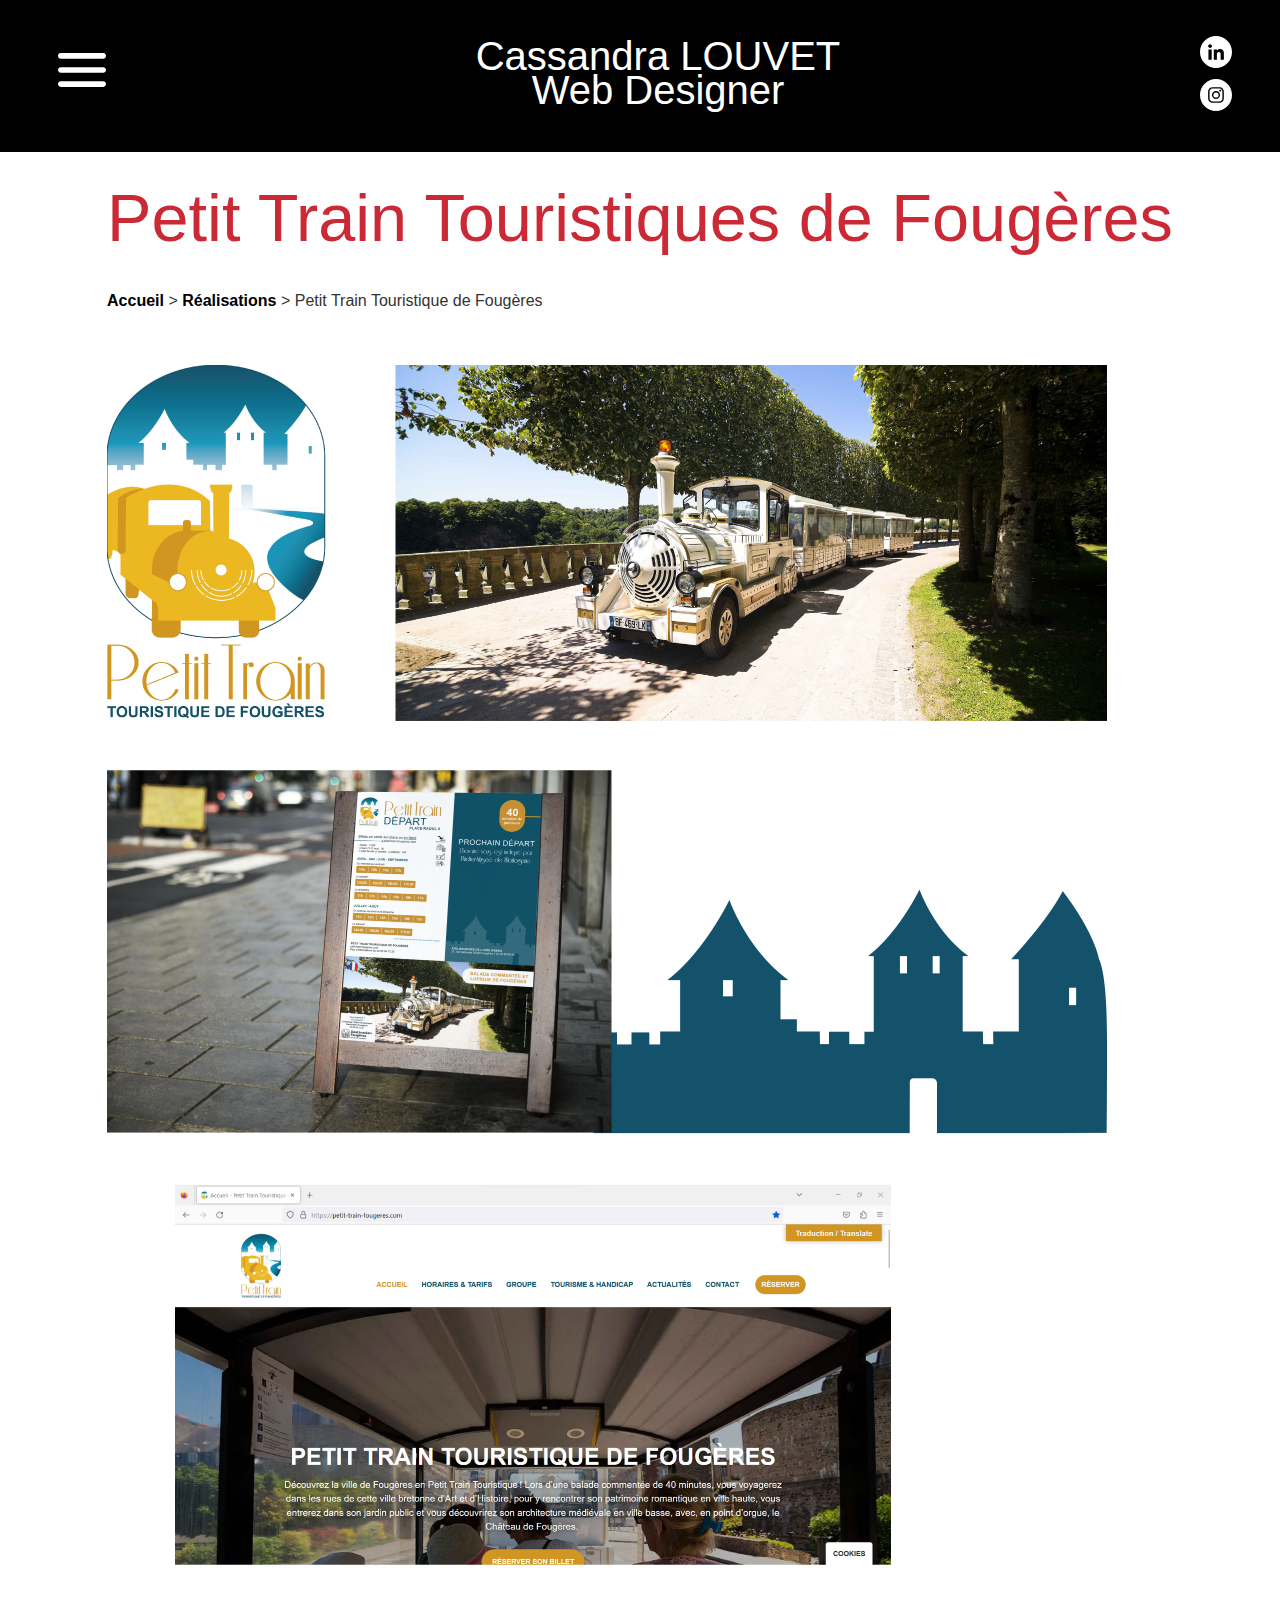
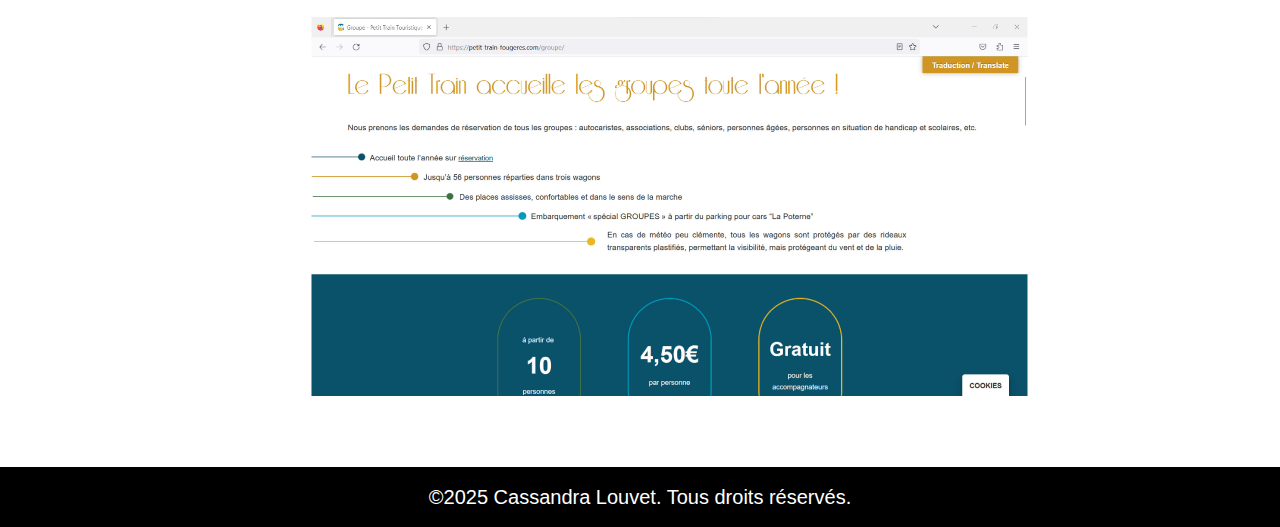
<file: realisations/petit-train-touristique-fougeres.html>
<!DOCTYPE html>
<html lang="fr">
  <head>
    <meta charset="UTF-8" />
    <meta name="viewport" content="width=device-width, initial-scale=1.0" />
    <link rel="stylesheet" href="/styles.css" />
    <link rel="shortcut icon" href="/images/favicon.svg" type="image/x-icon">
    <title>Petit Train Touristique de Fougères | Portfolio de Cassandra Louvet</title>
  </head>

  <body>
    <!-- EN-TÊTE DE LA PAGE -->
    <header>

      <!-- MENU DE NAVIGATION -->
      <nav>
        <ul class="menu">
          <li>
            <a href="#"></a>
            <ul class="submenu">
              <li><a href="/index.html">ACCUEIL</a></li>
              <li><a href="/experiences.html">EXPÉRIENCES</a></li>
              <li><a href="/realisations.html">RÉALISATIONS</a></li>
              <li><a href="/contact.html">CONTACT</a></li>
            </ul>
          </li>
        </ul>
      </nav>

      <!-- LOGO -->
      <div class="logo">
        <a href="/index.html">Cassandra LOUVET </a>
        <h2> Web Designer</h2>
      </div>

      <!-- LIENS VERS LES RÉSEAUX SOCIAUX -->
      <ul class="reseaux-sociaux">
        <li>
          <a href="https://www.linkedin.com/in/cassandra-l-5645a5133/"
            target="_blank"><img src="/images/btn_rs_linkedin.svg" alt="Logo LinkedIn"
          /></a>
        </li>
        <li>
          <a href="https://www.instagram.com/cassandralouvet/"
          target="_blank"><img src="/images/btn_rs_instagram.svg" alt="Logo Instagram"
          /></a>
        </li>
      </ul>

    </header>

    <!-- CONTENU PRINCIPAL DE LA PAGE -->
    <main class="projet">
      <h1>Petit Train Touristiques de Fougères</h1>
      <p> <a href="/index.html">Accueil</a> >  <a href="/realisations.html">Réalisations</a> > Petit Train Touristique de Fougères</p>
      <img src="/images/petittraintouristique.jpg" alt="Projet Petit Train Touristiques de Fougères" class="img-realisations">
    </main>

    <!-- PIED DE PAGE -->
    <footer>
      <p>&copy;2025 Cassandra Louvet. Tous droits réservés.</p>
    </footer>
  </body>
</html>
</file>
<file: styles.css>
* {
  margin: 0;
  padding: 0;
  block-size: border-box;
}

/* ----- POUR AJOUTER UNE TYPOGRAPHIE ----- */

@font-face {
  font-family: "Bauhaus 93";
  src: url("/font/BAUHS93.TTF") format("TTF");
}

html,
body {
  height: 100%;
  margin: 0;
  padding: 0;
  display: flex;
  flex-direction: column;
}

/* ----- STYLE DE LA BARRE DE DÉFILEMENT ----- */

::-webkit-scrollbar {
  width: 0%;
}

/* ----- STYLE GÉNÉRAL DU SITE ----- */

body {
  font-family: "Gill Sans", "Gill Sans MT", Calibri, "Trebuchet MS", sans-serif;
  line-height: 2;
  color: #333;
}

/* ----- STYLE DU HEADER ----- */

header {
  background-color: #000;
  color: #fff;
  display: flex;
  padding-top: 1rem;
  padding-right: 3rem;
  padding-left: 3rem;
  justify-content: space-between;
}

nav {
  display: flex;
  justify-content: space-between;
  align-items: wrap;
}

/* --- STYLE DU LOGO --- */

.logo a {
  color: #fff;
  font-size: 2.5rem;
  font-family: "Bauhaus 93", sans-serif;
  text-decoration: none;
}

.logo h2 {
  color: #fff;
  font-size: 2.5rem;
  font-family: "Bauhaus 93", sans-serif;
  text-decoration: none;
  margin-top: -10%;
}

/* --- STYLE DU MENU DE NAVIGATION --- */

nav {
  padding: 10px;
}

.menu {
  list-style: none;
  padding: 0;
  margin: 0;
  display: flex;
  font-weight: bold;
}

/* --- CIBLE TOUS LES LI DANS LE MENU --- */
.menu li {
  position: relative;
}

.menu > li {
  background-image: url(images/btn_menu.svg);
  background-repeat: no-repeat;
  width: 3em;
  margin-top: 20px;
}

.menu > li:hover {
  background-image: url(images/btn_menu-hover.svg);
}

.menu a {
  text-decoration: none;
  color: #fff;
  padding: 3rem;
  display: block;
}

.menu a:hover {
  color: #fff;
  font-weight: bold;
}

.submenu {
  display: none;
  position: absolute;
  top: 100%;
  left: 0;
  background-color: #000;
  list-style: none;
  padding: 0;
  margin: 0;
  margin-top: -35px;
  min-width: 150px;
  box-shadow: 0 2px 5px rgba(0, 0, 0, 0);
  z-index: 100%;
}

.submenu li {
  border-bottom: 1px solid #fff;
}

.submenu a {
  padding: 10px;
  display: block;
  color: white;
}
.submenu a:hover {
  background-color: #cc2936;
}

.menu li:hover .submenu,
.menu li:focus-within .submenu {
  display: block;
}

/* --- STYLE POUR LES SOUS-MENUS IMBRIQUÉS --- */

.submenu .submenu {
  left: 100%;
  top: 0;
}

.submenu li:hover > .submenu {
  display: block;
}

.submenu a.active {
  background-color: #cc2936;
}

/* --- STYLE DES BOUTONS POUR LES RÉSEAUX SOCIAUX --- */

.reseaux-sociaux {
  list-style: none;
  width: 2rem;
  margin-top: 20px;
}

/* ----- MISE EN PAGE DU CONTENU PRINCIPAL ----- */

/* --- STYLE DU BLOC 1 --- */

#photo-accueil {
  width: 100%;
  height: auto;
  overflow: hidden;
}

.presentation {
  background-color: #00000018;
  display: flex;
  flex-direction: column;
  justify-content: center;
  align-items: center;
  text-align: center;
  padding-bottom: 3em;
}

.presentation p {
  text-align: center;
  font-size: 15pt;
  margin: 3em;
}

/* --- STYLE DES MOTS EN GRAS DANS LA PRÉSENTATION --- */

.presentation b {
  color: #cc2936;
}

.presentation .btn {
  text-decoration: none;
  padding: 15px;
  background-color: #000;
  border-radius: 50px;
  color: #fff;
  border: none;
  font-size: 10pt;
  font-weight: bold;
}

.presentation .btn:hover {
  text-decoration: none;
  background-color: #cc2936;
  color: #fff;
}

/* --- STYLE DES TITRES H1/H2/H3 --- */

h1 {
  text-align: center;
  font-family: "Bauhaus 93", sans-serif;
  font-size: 50pt;
  font-weight: lighter;
  color: #cc2936;
}

h2 {
  text-align: center;
  font-family: "Bauhaus 93", sans-serif;
  font-size: 50pt;
  font-weight: lighter;
  line-height: 1.5;
}

h3 {
  font-family: "Bauhaus 93", sans-serif;
  font-size: 20pt;
  margin-bottom: 1em;
  font-weight: lighter;
}

/* --- STYLE DU BLOC 2 --- */

.bloc2 {
  margin-bottom: 3em;
  padding-top: 3em;
}

.bloc2 h2 {
  color: #cc2936;
}

.bloc2 h3 {
  color: #000;
}

.liste-qualites {
  display: flex;
  justify-content: space-between;
}

.qualites {
  margin: 2em;
  text-align: center;
  flex: 1;
}

.qualites img {
  width: 100px;
}

/* --- STYLE BLOC 3 --- */

.bloc3 {
  margin-bottom: 3em;
  padding-top: 3em;
  text-align: center;
}

.bloc3 h2 {
  color: #cc2936;
}

.bloc3 h3 {
  color: #000;
}

.liste-competences {
  display: flex;
  justify-content: space-between;
  margin-bottom: 3rem;
}

.competences {
  margin: 2em;
  flex: 1;
}

.competences img {
  width: 350px;
}

.bloc3 .btn {
  text-decoration: none;
  padding: 15px;
  background-color: #cc2936;
  border-radius: 50px;
  color: #fff;
  border: none;
  font-size: 10pt;
  font-weight: bold;
}

.bloc3 .btn:hover {
  text-decoration: none;
  background-color: #000;
  color: #fff;
}

/* ----- MISE EN PAGE DU FOOTER ----- */

footer {
  background-color: #000;
  color: #fff;
  align-items: wrap;
  margin-top: 3em;
  font-size: 15pt;
  text-align: center;
  padding: 10px;
}

/* ===== PAGE CONTACT ===== */

/* ----- FORMULAIRE DE CONTACT ----- */

#main-contact {
  background-image: url(images/img_contact.svg);
  background-repeat: no-repeat;
  margin: 3rem;
  color: #000;
  font-weight: bold;
  text-align: center;
}

.contact-form h2 {
  color: #cc2936;
}

.required {
  color: #cc2936;
}

.contact-form form {
  max-width: 600px;
  margin: auto;
  display: flex;
  flex-direction: column;
}

.contact-form label {
  margin-top: 1rem;
}

.contact-form input,
.contact-form textarea {
  padding: 0.75rem;
  border: 1px solid;
  border-radius: 50px;
  margin-top: 0.5rem;
  background-color: #ffffffad;
}

.contact-form #message {
  height: 200px;
  border-radius: 25px;
}

.contact-form button {
  margin-top: 1.5rem;
}

.contact-form .btn {
  text-decoration: none;
  padding: 15px;
  background-color: rgb(204, 41, 54);
  border-radius: 50px;
  color: #fff;
  border: none;
  font-size: 10pt;
  font-weight: bold;
}

.contact-form .btn:hover {
  text-decoration: none;
  background-color: #000;
  color: #fff;
}

/* ===== PAGE EXPÉRIENCES ===== */

.experiences h2 {
  color: #cc2936;
  margin: 3rem;
}

.experiences img {
  width: 100%;
  height: auto;
  overflow: hidden;
}

.liste-job {
  display: flex;
  justify-content: space-between;
  margin: 3rem;
}

.job {
  margin: 2em;
  text-align: center;
  flex: 1;
  background-color: #cc293724;
  padding: 15px;
  color: #000;
  border-radius: 15px;
  padding-top: 50px;
  padding-bottom: 50px;
}

.job h3 {
  line-height: 1.5;
}

.job img {
  max-width: 250px;
  max-height: 150px;
}

.experiences p {
  margin-bottom: 3rem;
}

.experiences a {
  text-decoration: none;
  font-weight: bold;
  color: #cc2936;
}

.experiences a:hover {
  color: #000;
}
.experiences a.btn {
  text-decoration: none;
  padding: 15px;
  background-color: #cc2936;
  border-radius: 50px;
  color: #fff;
  border: none;
  font-size: 10pt;
  font-weight: bold;
}

.experiences a.btn:hover {
  text-decoration: none;
  background-color: #000;
  color: #fff;
}

/* ==== PAGE RÉALISATIONS ===== */

.experiences .liste-categories h2 {
  color: #cc2936;
  font-size: 30pt;
}

.liste-categories {
  display: flex;
  justify-content: space-between;
}

.categories {
  margin: 2em;
  text-align: center;
  flex: 1;
  padding: 15px;
  border-radius: 15px;
}

.categories img {
  border-radius: 15px;
  margin-bottom: 3rem;
}

/* ===== STYLE DES PAGES DE CHAQUE PROJET/RÉALISATION ===== */

.projet {
  margin: auto;
}

.projet p {
  margin-bottom: 3rem;
}

.projet a {
  text-decoration: none;
  font-weight: bold;
  color: #000;
}

.projet a:hover {
  color: #cc2936;
}

.img-realisations {
  max-width: 1000px;
}

/* ===== RESPONSIVE ===== */

/* ----- POUR LES ÉCRANS DE MOINS DE 1024PX (TABLETTES) -----*/
@media screen and (max-width: 1024px) {
  header {
    flex-direction: column;
    align-items: center;
    padding: 1rem;
  }

  .menu {
    flex-direction: column;
    align-items: center;
    margin-bottom: -50px;
  }

  .liste-qualites,
  .liste-competences {
    flex-direction: column;
    align-items: center;
  }

  .competences,
  .qualites {
    width: 80%;
    text-align: center;
  }
}

/* POUR LES ÉCRANS DE MOINS DE 768px (MOBILES) */
@media screen and (max-width: 768px) {
  .logo a,
  .logo h2 {
    font-size: 1.8rem;
    text-align: center;
  }

  .menu {
    flex-direction: column;
    width: 3rem;
    align-items: center;
    margin-bottom: -50px;
  }

  .menu > li {
    width: 100%;
    text-align: center;
  }

  .presentation p {
    font-size: 14px;
    margin: 1.5em;
  }

  .bloc2,
  .bloc3 {
    padding-top: 2em;
  }

  .btn {
    font-size: 12px;
    padding: 10px;
  }
}

/* POUR LES PETITS ÉCRANS (MOINS DE 480px) */
@media screen and (max-width: 480px) {
  h1,
  h2 {
    font-size: 24px;
  }

  .menu {
    flex-direction: column;
  }

  .presentation p {
    font-size: 12px;
  }

  .btn {
    font-size: 10px;
    padding: 8px;
  }
}

/* --- RESPONSIVE PAGE EXPÉRIENCES --- */

/* POUR LES ÉCRANS DE MOINS DE 768px (MOBILES) */
@media (max-width: 1024px) {
  .liste-job {
    flex-direction: column;
    align-items: center;
  }
  .job {
    flex: 1 1 80%;
  }
}

@media (max-width: 768px) {
  .liste-job {
    margin: 1.5rem;
  }
  .job {
    flex: 1 1 100%;
    padding: 30px;
  }

  .experiences h2 {
    font-size: 50px;
  }
}

/* --- RESPONSIVE PAGE RÉALISATIONS --- */

/* POUR LES ÉCRANS DE MOINS DE 768px (MOBILES) */
@media (max-width: 1024px) {
  .liste-categories {
    flex-direction: column;
    align-items: center;
  }
  .categories {
    flex: 1 1 80%;
  }
}

@media (max-width: 768px) {
  .liste-categories {
    margin: 1.5rem;
  }
  .categories {
    flex: 1 1 100%;
    padding: 30px;
  }

  .experiences h2 {
    font-size: 50px;
  }
}
</file>
